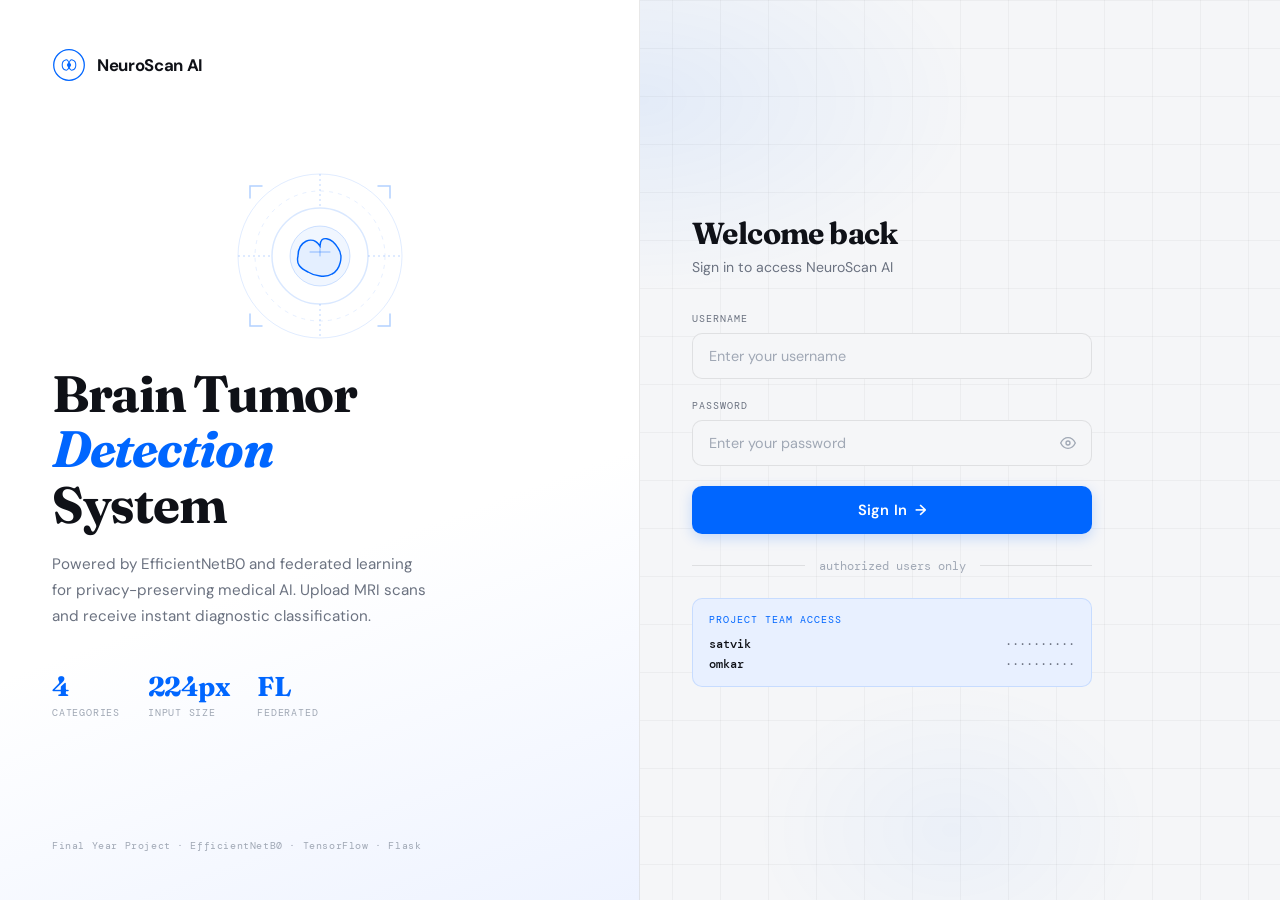
<file: templates/login.html>
<!DOCTYPE html>
<html lang="en">
<head>
  <meta charset="UTF-8" />
  <meta name="viewport" content="width=device-width, initial-scale=1.0"/>
  <title>NeuroScan AI — Sign In</title>
  <link href="https://fonts.googleapis.com/css2?family=DM+Sans:wght@300;400;500;600;700&family=DM+Mono:wght@400;500&family=Fraunces:ital,wght@0,700;1,600&display=swap" rel="stylesheet"/>
  <style>
    :root {
      --bg:          #f5f6f8;
      --panel:       #ffffff;
      --border:      rgba(0,0,0,0.09);
      --text:        #0f1117;
      --text-muted:  #6b7280;
      --text-dim:    #a0a8b5;
      --accent:      #0066ff;
      --accent-dim:  rgba(0,102,255,0.07);
      --accent-light:#e8f0ff;
      --accent-glow: rgba(0,102,255,0.2);
      --danger:      #e8354a;
      --danger-dim:  rgba(232,53,74,0.08);
      --font:        'DM Sans', sans-serif;
      --font-mono:   'DM Mono', monospace;
      --font-head:   'Fraunces', serif;
      --shadow-lg:   0 20px 48px rgba(0,0,0,0.10), 0 4px 12px rgba(0,0,0,0.06);
    }

    *, *::before, *::after { box-sizing: border-box; margin: 0; padding: 0; }
    html, body {
      height: 100%; font-family: var(--font);
      background: var(--bg); color: var(--text);
      -webkit-font-smoothing: antialiased;
    }

    /* Background */
    .bg-grid {
      position: fixed; inset: 0; pointer-events: none; z-index: 0;
      background-image:
        linear-gradient(rgba(0,0,0,0.035) 1px, transparent 1px),
        linear-gradient(90deg, rgba(0,0,0,0.035) 1px, transparent 1px);
      background-size: 48px 48px;
    }
    .bg-glow {
      position: fixed; top: -100px; left: 50%; transform: translateX(-50%);
      width: 700px; height: 400px; pointer-events: none; z-index: 0;
      background: radial-gradient(ellipse, rgba(0,102,255,0.07) 0%, transparent 68%);
    }
    .bg-glow-bottom {
      position: fixed; bottom: -80px; right: 10%;
      width: 400px; height: 300px; pointer-events: none; z-index: 0;
      background: radial-gradient(ellipse, rgba(0,102,255,0.04) 0%, transparent 70%);
    }

    /* Layout */
    .page {
      position: relative; z-index: 5;
      min-height: 100vh;
      display: grid;
      grid-template-columns: 1fr 1fr;
    }

    /* Left panel — branding */
    .brand-side {
      padding: 48px 52px;
      display: flex; flex-direction: column;
      justify-content: space-between;
      border-right: 1px solid var(--border);
      background: linear-gradient(160deg, #ffffff 60%, #eef3ff 100%);
    }
    .brand-top {}
    .logo {
      display: flex; align-items: center; gap: 11px;
      font-weight: 700; font-size: 1.05rem;
      color: var(--text); letter-spacing: -0.02em;
      margin-bottom: 64px;
    }
    .logo-icon { color: var(--accent); width: 34px; height: 34px; flex-shrink: 0; }
    .logo-icon svg { width: 100%; height: 100%; }

    .brand-headline {
      font-family: var(--font-head);
      font-size: clamp(2.2rem, 4vw, 3.4rem);
      font-weight: 700; line-height: 1.08;
      letter-spacing: -0.025em; color: var(--text);
      margin-bottom: 20px;
    }
    .brand-headline em { color: var(--accent); font-style: italic; }
    .brand-sub {
      font-size: 0.95rem; color: var(--text-muted);
      line-height: 1.7; max-width: 380px; font-weight: 400;
      margin-bottom: 40px;
    }

    /* Stats row */
    .stat-row {
      display: flex; gap: 28px;
    }
    .stat {
      display: flex; flex-direction: column; gap: 3px;
    }
    .stat-val {
      font-family: var(--font-head);
      font-size: 1.7rem; font-weight: 700;
      color: var(--accent); letter-spacing: -0.02em;
    }
    .stat-key {
      font-family: var(--font-mono); font-size: 0.62rem;
      color: var(--text-dim); letter-spacing: 0.08em; text-transform: uppercase;
    }

    /* Visual orb */
    .brand-visual {
      display: flex; justify-content: center;
      padding: 20px 0;
    }
    .brain-orb {
      width: 180px; height: 180px; position: relative;
    }
    .brain-orb svg { width: 100%; height: 100%; }

    .brand-footer {
      font-family: var(--font-mono); font-size: 0.62rem;
      color: var(--text-dim); letter-spacing: 0.06em;
    }

    /* Right panel — form */
    .form-side {
      padding: 48px 52px;
      display: flex; flex-direction: column;
      justify-content: center;
    }

    .form-card {
      max-width: 400px; width: 100%;
    }

    .form-heading {
      font-family: var(--font-head);
      font-size: 1.9rem; font-weight: 700;
      letter-spacing: -0.02em; margin-bottom: 6px;
    }
    .form-subtext {
      font-size: 0.88rem; color: var(--text-muted); margin-bottom: 36px;
    }

    .form-group { margin-bottom: 20px; }
    .form-label {
      display: block;
      font-family: var(--font-mono); font-size: 0.65rem;
      color: var(--text-muted); letter-spacing: 0.1em;
      text-transform: uppercase; margin-bottom: 8px;
    }
    .form-input {
      width: 100%; padding: 13px 16px;
      background: var(--bg); border: 1.5px solid var(--border);
      border-radius: 10px; color: var(--text); font-family: var(--font);
      font-size: 0.9rem; outline: none;
      transition: border-color 0.18s, box-shadow 0.18s;
    }
    .form-input::placeholder { color: var(--text-dim); }
    .form-input:focus {
      border-color: var(--accent);
      box-shadow: 0 0 0 3px var(--accent-dim);
      background: #fff;
    }
    .form-input.error-field {
      border-color: var(--danger);
      box-shadow: 0 0 0 3px var(--danger-dim);
    }

    /* Password wrapper */
    .input-wrapper { position: relative; }
    .toggle-pw {
      position: absolute; right: 14px; top: 50%; transform: translateY(-50%);
      background: none; border: none; cursor: pointer;
      color: var(--text-dim); padding: 2px; line-height: 0;
      transition: color 0.15s;
    }
    .toggle-pw:hover { color: var(--text-muted); }

    /* Error banner */
    .error-banner {
      display: none;
      background: var(--danger-dim);
      border: 1px solid rgba(232,53,74,0.2);
      border-radius: 8px; padding: 10px 14px;
      font-size: 0.82rem; color: var(--danger);
      margin-bottom: 16px; align-items: center; gap: 8px;
    }
    .error-banner.visible { display: flex; }

    /* Submit */
    .submit-btn {
      width: 100%; padding: 14px 24px;
      background: var(--accent); color: #fff;
      border: none; border-radius: 10px;
      font-family: var(--font); font-weight: 600; font-size: 0.92rem;
      cursor: pointer; letter-spacing: 0.01em;
      transition: opacity 0.18s, transform 0.14s, box-shadow 0.2s;
      box-shadow: 0 4px 14px var(--accent-glow);
      display: flex; align-items: center; justify-content: center; gap: 8px;
      margin-top: 8px;
    }
    .submit-btn:hover { opacity: 0.9; transform: translateY(-1px); box-shadow: 0 8px 22px var(--accent-glow); }
    .submit-btn:active { transform: translateY(0); }
    .submit-btn:disabled { opacity: 0.4; cursor: not-allowed; box-shadow: none; transform: none; }
    .btn-spinner {
      display: none; width: 16px; height: 16px;
      border: 2px solid rgba(255,255,255,0.3); border-top-color: #fff;
      border-radius: 50%; animation: spin 0.8s linear infinite;
    }
    @keyframes spin { to { transform: rotate(360deg); } }

    /* Divider */
    .form-divider {
      display: flex; align-items: center; gap: 14px;
      margin: 24px 0; color: var(--text-dim);
      font-size: 0.75rem; font-family: var(--font-mono);
    }
    .form-divider::before, .form-divider::after {
      content: ''; flex: 1; height: 1px; background: var(--border);
    }

    /* Users hint */
    .users-hint {
      background: var(--accent-light); border: 1px solid rgba(0,102,255,0.14);
      border-radius: 10px; padding: 14px 16px;
    }
    .users-hint-head {
      font-family: var(--font-mono); font-size: 0.62rem;
      color: var(--accent); letter-spacing: 0.1em;
      text-transform: uppercase; margin-bottom: 10px;
    }
    .user-row {
      display: flex; justify-content: space-between;
      font-size: 0.78rem; color: var(--text-muted);
      font-family: var(--font-mono); margin-bottom: 4px;
    }
    .user-row:last-child { margin-bottom: 0; }
    .user-row span:first-child { color: var(--text); font-weight: 500; }

    /* Responsive */
    @media (max-width: 760px) {
      .page { grid-template-columns: 1fr; }
      .brand-side { display: none; }
      .form-side { padding: 40px 24px; align-items: center; }
      .form-card { max-width: 100%; }
    }
  </style>
</head>
<body>

<div class="bg-grid"></div>
<div class="bg-glow"></div>
<div class="bg-glow-bottom"></div>

<div class="page">

  <!-- Left: Brand Panel -->
  <div class="brand-side">
    <div class="brand-top">
      <div class="logo">
        <div class="logo-icon">
          <svg viewBox="0 0 40 40" fill="none" xmlns="http://www.w3.org/2000/svg">
            <circle cx="20" cy="20" r="18" stroke="currentColor" stroke-width="1.5"/>
            <path d="M12 20 C12 14, 20 10, 20 20 C20 10, 28 14, 28 20 C28 26, 20 30, 20 20 C20 30, 12 26, 12 20Z" stroke="currentColor" stroke-width="1.2" fill="none"/>
            <circle cx="20" cy="20" r="2.5" fill="currentColor"/>
          </svg>
        </div>
        <span>NeuroScan AI</span>
      </div>

      <div class="brand-visual">
        <div class="brain-orb">
          <svg viewBox="0 0 180 180" fill="none" xmlns="http://www.w3.org/2000/svg">
            <circle cx="90" cy="90" r="82" stroke="rgba(0,102,255,0.12)" stroke-width="1"/>
            <circle cx="90" cy="90" r="65" stroke="rgba(0,102,255,0.1)" stroke-width="1" stroke-dasharray="4 5"/>
            <circle cx="90" cy="90" r="48" stroke="rgba(0,102,255,0.15)" stroke-width="1.5"/>
            <circle cx="90" cy="90" r="30" fill="rgba(0,102,255,0.06)" stroke="rgba(0,102,255,0.18)" stroke-width="1"/>
            <!-- Brain paths -->
            <path d="M68 90 C68 76, 82 68, 90 80 C90 68, 102 72, 108 82 C114 90 110 104 102 108 C96 112 84 110 78 106 C70 102 66 98 68 90Z" stroke="#0066ff" stroke-width="1.4" fill="rgba(0,102,255,0.05)"/>
            <path d="M90 80 L90 90 M80 86 L100 86" stroke="#0066ff" stroke-width="1" stroke-linecap="round" opacity="0.4"/>
            <!-- Scan lines -->
            <line x1="8" y1="90" x2="42" y2="90" stroke="rgba(0,102,255,0.25)" stroke-width="1" stroke-dasharray="2 3"/>
            <line x1="138" y1="90" x2="172" y2="90" stroke="rgba(0,102,255,0.25)" stroke-width="1" stroke-dasharray="2 3"/>
            <line x1="90" y1="8" x2="90" y2="42" stroke="rgba(0,102,255,0.25)" stroke-width="1" stroke-dasharray="2 3"/>
            <line x1="90" y1="138" x2="90" y2="172" stroke="rgba(0,102,255,0.25)" stroke-width="1" stroke-dasharray="2 3"/>
            <!-- Corner marks -->
            <path d="M32 20 L20 20 L20 32" stroke="rgba(0,102,255,0.3)" stroke-width="1.5" stroke-linecap="round"/>
            <path d="M148 20 L160 20 L160 32" stroke="rgba(0,102,255,0.3)" stroke-width="1.5" stroke-linecap="round"/>
            <path d="M32 160 L20 160 L20 148" stroke="rgba(0,102,255,0.3)" stroke-width="1.5" stroke-linecap="round"/>
            <path d="M148 160 L160 160 L160 148" stroke="rgba(0,102,255,0.3)" stroke-width="1.5" stroke-linecap="round"/>
          </svg>
        </div>
      </div>

      <h1 class="brand-headline">Brain Tumor<br/><em>Detection</em><br/>System</h1>
      <p class="brand-sub">Powered by EfficientNetB0 and federated learning for privacy-preserving medical AI. Upload MRI scans and receive instant diagnostic classification.</p>

      <div class="stat-row">
        <div class="stat">
          <span class="stat-val">4</span>
          <span class="stat-key">Categories</span>
        </div>
        <div class="stat">
          <span class="stat-val">224px</span>
          <span class="stat-key">Input Size</span>
        </div>
        <div class="stat">
          <span class="stat-val">FL</span>
          <span class="stat-key">Federated</span>
        </div>
      </div>
    </div>

    <div class="brand-footer">Final Year Project · EfficientNetB0 · TensorFlow · Flask</div>
  </div>

  <!-- Right: Form Panel -->
  <div class="form-side">
    <div class="form-card">
      <h2 class="form-heading">Welcome back</h2>
      <p class="form-subtext">Sign in to access NeuroScan AI</p>

      <div class="error-banner" id="errorBanner">
        <svg width="14" height="14" viewBox="0 0 16 16" fill="currentColor">
          <path d="M8 1a7 7 0 100 14A7 7 0 008 1zM7 4h2v5H7V4zm0 6h2v2H7v-2z"/>
        </svg>
        <span id="errorText">Invalid username or password.</span>
      </div>

      <div class="form-group">
        <label class="form-label" for="username">Username</label>
        <input class="form-input" type="text" id="username" placeholder="Enter your username" autocomplete="username" />
      </div>

      <div class="form-group">
        <label class="form-label" for="password">Password</label>
        <div class="input-wrapper">
          <input class="form-input" type="password" id="password" placeholder="Enter your password" autocomplete="current-password" />
          <button class="toggle-pw" type="button" id="togglePw" aria-label="Toggle password visibility">
            <svg id="eyeOpen" width="16" height="16" viewBox="0 0 24 24" fill="none" stroke="currentColor" stroke-width="2" stroke-linecap="round" stroke-linejoin="round">
              <path d="M1 12s4-8 11-8 11 8 11 8-4 8-11 8-11-8-11-8z"/><circle cx="12" cy="12" r="3"/>
            </svg>
            <svg id="eyeClosed" width="16" height="16" viewBox="0 0 24 24" fill="none" stroke="currentColor" stroke-width="2" stroke-linecap="round" stroke-linejoin="round" style="display:none">
              <path d="M17.94 17.94A10.07 10.07 0 0112 20c-7 0-11-8-11-8a18.45 18.45 0 015.06-5.94M9.9 4.24A9.12 9.12 0 0112 4c7 0 11 8 11 8a18.5 18.5 0 01-2.16 3.19m-6.72-1.07a3 3 0 11-4.24-4.24"/>
              <line x1="1" y1="1" x2="23" y2="23"/>
            </svg>
          </button>
        </div>
      </div>

      <button class="submit-btn" id="loginBtn" onclick="handleLogin()">
        <span id="btnText">Sign In</span>
        <span id="btnArrow">→</span>
        <div class="btn-spinner" id="loginSpinner"></div>
      </button>

      <div class="form-divider">authorized users only</div>

      <div class="users-hint">
        <div class="users-hint-head">Project Team Access</div>
        <div class="user-row"><span>satvik</span><span>··········</span></div>
        <div class="user-row"><span>omkar</span><span>··········</span></div>
      </div>
    </div>
  </div>

</div>

<script>
  // Credentials
  const USERS = { satvik: 'satvik', omkar: 'omkar' };

  const usernameInput = document.getElementById('username');
  const passwordInput = document.getElementById('password');
  const errorBanner   = document.getElementById('errorBanner');
  const errorText     = document.getElementById('errorText');
  const loginBtn      = document.getElementById('loginBtn');
  const loginSpinner  = document.getElementById('loginSpinner');
  const btnText       = document.getElementById('btnText');
  const btnArrow      = document.getElementById('btnArrow');
  const togglePw      = document.getElementById('togglePw');

  // Toggle password visibility
  togglePw.addEventListener('click', () => {
    const isText = passwordInput.type === 'text';
    passwordInput.type = isText ? 'password' : 'text';
    document.getElementById('eyeOpen').style.display  = isText ? 'block' : 'none';
    document.getElementById('eyeClosed').style.display = isText ? 'none' : 'block';
  });

  // Enter key
  [usernameInput, passwordInput].forEach(el =>
    el.addEventListener('keydown', e => { if (e.key === 'Enter') handleLogin(); })
  );

  // Clear errors on input
  [usernameInput, passwordInput].forEach(el => el.addEventListener('input', () => {
    el.classList.remove('error-field');
    errorBanner.classList.remove('visible');
  }));

  function setLoading(on) {
    loginBtn.disabled = on;
    loginSpinner.style.display = on ? 'block' : 'none';
    btnText.textContent = on ? 'Signing in…' : 'Sign In';
    btnArrow.style.display = on ? 'none' : 'inline';
  }

  function showError(msg) {
    errorText.textContent = msg;
    errorBanner.classList.add('visible');
    usernameInput.classList.add('error-field');
    passwordInput.classList.add('error-field');
    passwordInput.value = '';
    passwordInput.focus();
    // Shake animation
    errorBanner.style.animation = 'none';
    errorBanner.offsetHeight;
    errorBanner.style.animation = 'shake 0.4s ease';
  }

  function handleLogin() {
    const user = usernameInput.value.trim().toLowerCase();
    const pass = passwordInput.value;

    if (!user) { usernameInput.focus(); usernameInput.classList.add('error-field'); return; }
    if (!pass) { passwordInput.focus(); passwordInput.classList.add('error-field'); return; }

    setLoading(true);

    // Simulate async check
    setTimeout(() => {
      if (USERS[user] && USERS[user] === pass) {
        // Store session and redirect
        sessionStorage.setItem('ns_user', user);
        window.location.href = '/';
      } else {
        setLoading(false);
        showError('Invalid username or password. Please try again.');
      }
    }, 700);
  }

  // Shake keyframes injected
  const style = document.createElement('style');
  style.textContent = `@keyframes shake {
    0%,100%{transform:translateX(0)} 20%{transform:translateX(-6px)} 40%{transform:translateX(6px)} 60%{transform:translateX(-4px)} 80%{transform:translateX(4px)}
  }`;
  document.head.appendChild(style);
</script>
</body>
</html>
</file>
